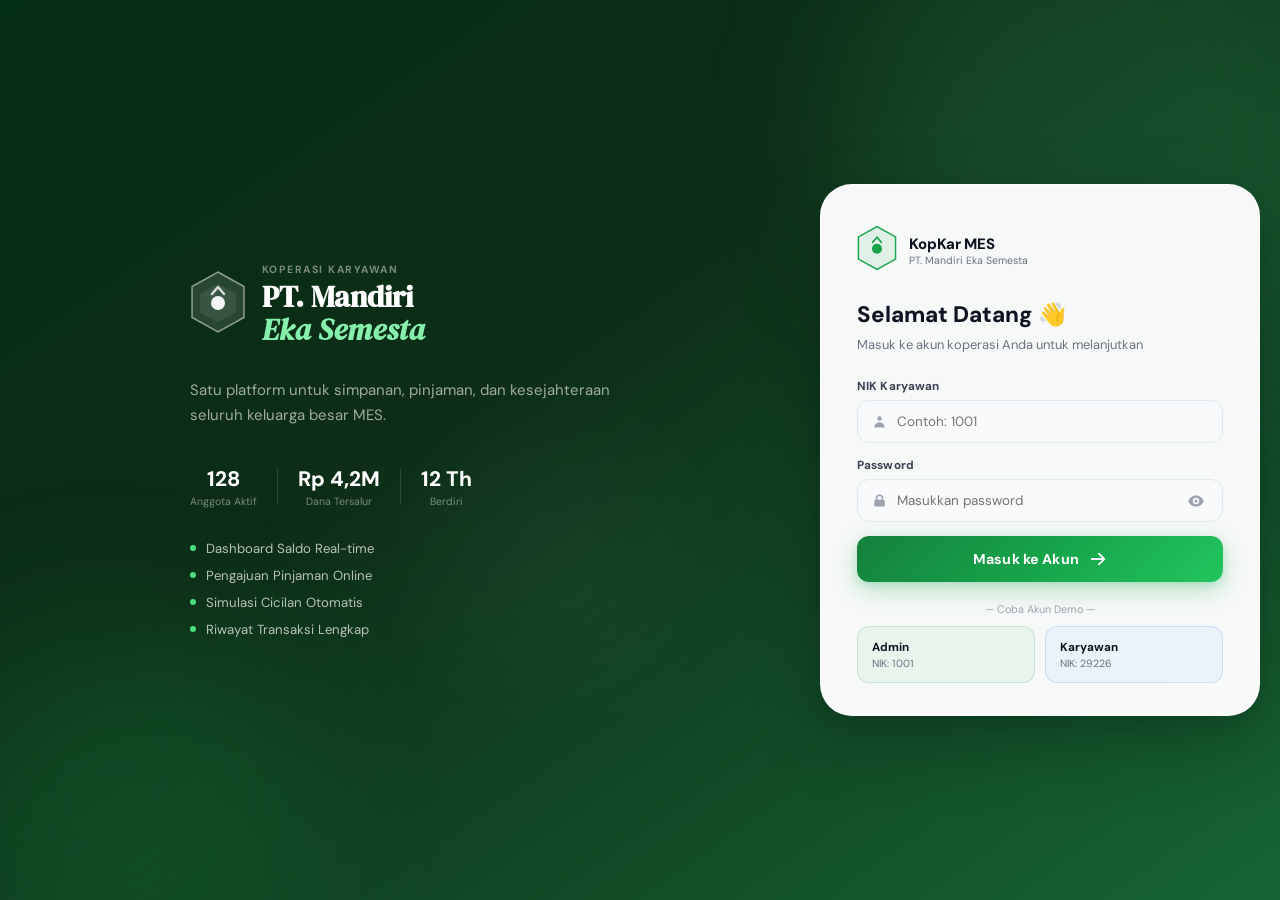
<file: index.html>
<!DOCTYPE html>
<html lang="id">
<head>
  <meta charset="UTF-8"/>
  <meta name="viewport" content="width=device-width, initial-scale=1.0, viewport-fit=cover"/>
  <title>Login | KopKar MES</title>
  <!-- PWA -->
  <link rel="manifest" href="manifest.json" />
  <meta name="theme-color" content="#166534" />
  <meta name="mobile-web-app-capable" content="yes" />
  <meta name="apple-mobile-web-app-capable" content="yes" />
  <meta name="apple-mobile-web-app-status-bar-style" content="black-translucent" />
  <meta name="apple-mobile-web-app-title" content="KopKar MES" />
  <link rel="apple-touch-icon" href="icons/icon-192.png" />

  <!-- Fonts -->
  <link rel="preconnect" href="https://fonts.googleapis.com">
  <link rel="preconnect" href="https://fonts.gstatic.com" crossorigin>
  <link href="https://fonts.googleapis.com/css2?family=DM+Sans:opsz,wght@9..40,300;9..40,400;9..40,500;9..40,600;9..40,700;9..40,800&family=DM+Serif+Display:ital@0;1&display=swap" rel="stylesheet">

  <!-- CSS -->
  <link rel="stylesheet" href="css/style.css"/>
</head>
<body class="login-page">

  <div class="login-bg-art">
    <div class="orb orb1"></div>
    <div class="orb orb2"></div>
    <div class="orb orb3"></div>
  </div>

  <div class="login-layout">
    <div class="login-left">
      <div class="login-left-inner">
        <div class="brand-mark">
          <div class="brand-hex">
            <svg viewBox="0 0 56 64" fill="none"><path d="M28 2L54 16.5V47.5L28 62L2 47.5V16.5L28 2Z" fill="rgba(255,255,255,0.12)" stroke="rgba(255,255,255,0.5)" stroke-width="1.5"/><path d="M28 14L46 23.5V42.5L28 52L10 42.5V23.5L28 14Z" fill="rgba(255,255,255,0.08)"/><circle cx="28" cy="33" r="7" fill="white" fill-opacity="0.95"/><path d="M22 24l6-7 6 7" stroke="white" stroke-width="2.5" stroke-linecap="round" stroke-linejoin="round" fill="none" stroke-opacity="0.8"/></svg>
          </div>
          <div>
            <p class="brand-eyebrow">KOPERASI KARYAWAN</p>
            <h1 class="brand-name">PT. Mandiri<br><em>Eka Semesta</em></h1>
          </div>
        </div>
        <p class="left-tagline">Satu platform untuk simpanan, pinjaman, dan kesejahteraan seluruh keluarga besar MES.</p>
        <div class="left-stats">
          <div class="lstat"><div class="lstat-val">128</div><div class="lstat-lbl">Anggota Aktif</div></div>
          <div class="lstat-div"></div>
          <div class="lstat"><div class="lstat-val">Rp 4,2M</div><div class="lstat-lbl">Dana Tersalur</div></div>
          <div class="lstat-div"></div>
          <div class="lstat"><div class="lstat-val">12 Th</div><div class="lstat-lbl">Berdiri</div></div>
        </div>
        <div class="left-features">
          <div class="lf-item"><span class="lf-dot"></span>Dashboard Saldo Real-time</div>
          <div class="lf-item"><span class="lf-dot"></span>Pengajuan Pinjaman Online</div>
          <div class="lf-item"><span class="lf-dot"></span>Simulasi Cicilan Otomatis</div>
          <div class="lf-item"><span class="lf-dot"></span>Riwayat Transaksi Lengkap</div>
        </div>
      </div>
    </div>

    <div class="login-right">
      <div class="login-card">
        <div class="mobile-brand">
          <div class="brand-hex-sm">
            <svg viewBox="0 0 56 64" fill="none"><path d="M28 2L54 16.5V47.5L28 62L2 47.5V16.5L28 2Z" fill="rgba(22,163,74,0.1)" stroke="#16a34a" stroke-width="2"/><circle cx="28" cy="33" r="7" fill="#16a34a"/><path d="M22 24l6-7 6 7" stroke="#16a34a" stroke-width="2.5" stroke-linecap="round" fill="none"/></svg>
          </div>
          <div>
            <p class="mb-brand-name">KopKar MES</p>
            <p class="mb-brand-sub">PT. Mandiri Eka Semesta</p>
          </div>
        </div>

        <div class="form-head">
          <h2>Selamat Datang 👋</h2>
          <p>Masuk ke akun koperasi Anda untuk melanjutkan</p>
        </div>

        <form id="loginForm">
          <div class="field-grp">
            <label>NIK Karyawan</label>
            <div class="field-box">
              <svg class="fi" viewBox="0 0 20 20" fill="currentColor"><path fill-rule="evenodd" d="M10 9a3 3 0 100-6 3 3 0 000 6zm-7 9a7 7 0 1114 0H3z" clip-rule="evenodd"/></svg>
              <input type="text" id="nik" placeholder="Contoh: 1001" required/>
            </div>
          </div>
          <div class="field-grp">
            <label>Password</label>
            <div class="field-box">
              <svg class="fi" viewBox="0 0 20 20" fill="currentColor"><path fill-rule="evenodd" d="M5 9V7a5 5 0 0110 0v2a2 2 0 012 2v5a2 2 0 01-2 2H5a2 2 0 01-2-2v-5a2 2 0 012-2zm8-2v2H7V7a3 3 0 016 0z" clip-rule="evenodd"/></svg>
              <input type="password" id="password" placeholder="Masukkan password" required/>
              <button type="button" id="togglePw" class="eye-btn">
                <svg id="eyeShow" viewBox="0 0 20 20" fill="currentColor"><path d="M10 12a2 2 0 100-4 2 2 0 000 4z"/><path fill-rule="evenodd" d="M.458 10C1.732 5.943 5.522 3 10 3s8.268 2.943 9.542 7c-1.274 4.057-5.064 7-9.542 7S1.732 14.057.458 10zM14 10a4 4 0 11-8 0 4 4 0 018 0z" clip-rule="evenodd"/></svg>
                <svg id="eyeHide" style="display:none" viewBox="0 0 20 20" fill="currentColor"><path fill-rule="evenodd" d="M3.707 2.293a1 1 0 00-1.414 1.414l14 14a1 1 0 001.414-1.414l-1.473-1.473A10.014 10.014 0 0019.542 10C18.268 5.943 14.478 3 10 3a9.958 9.958 0 00-4.512 1.074l-1.78-1.781zm4.261 4.26l1.514 1.515a2.003 2.003 0 012.45 2.45l1.514 1.514a4 4 0 00-5.478-5.478z" clip-rule="evenodd"/><path d="M12.454 16.697L9.75 13.992a4 4 0 01-3.742-3.741L2.335 6.578A9.98 9.98 0 00.458 10c1.274 4.057 5.065 7 9.542 7 .847 0 1.669-.105 2.454-.303z"/></svg>
              </button>
            </div>
          </div>

          <div class="err-box" id="errBox" style="display:none">
            <svg viewBox="0 0 20 20" fill="currentColor"><path fill-rule="evenodd" d="M18 10a8 8 0 11-16 0 8 8 0 0116 0zm-7 4a1 1 0 11-2 0 1 1 0 012 0zm-1-9a1 1 0 00-1 1v4a1 1 0 102 0V6a1 1 0 00-1-1z" clip-rule="evenodd"/></svg>
            <span id="errText">NIK atau Password salah.</span>
          </div>

          <button type="submit" class="btn-masuk" id="submitBtn">
            <span id="btnLabel">Masuk ke Akun</span>
            <span id="btnSpin" style="display:none"><svg class="spin-svg" viewBox="0 0 24 24" fill="none" stroke="currentColor" stroke-width="2.5"><circle cx="12" cy="12" r="10" stroke-opacity="0.2"/><path d="M12 2a10 10 0 0110 10" class="sp"/></svg></span>
            <svg id="btnArrow" viewBox="0 0 20 20" fill="currentColor" style="width:18px;height:18px"><path fill-rule="evenodd" d="M10.293 3.293a1 1 0 011.414 0l6 6a1 1 0 010 1.414l-6 6a1 1 0 01-1.414-1.414L14.586 11H3a1 1 0 110-2h11.586l-4.293-4.293a1 1 0 010-1.414z" clip-rule="evenodd"/></svg>
          </button>
        </form>

        <div class="demo-box">
          <p class="demo-label">— Coba Akun Demo —</p>
          <div class="demo-row">
            <button class="demo-btn admin" onclick="fillDemo('1001','admin123')">
              <span class="db-role">Admin</span>
              <span class="db-nik">NIK: 1001</span>
            </button>
            <button class="demo-btn karyawan" onclick="fillDemo('29226','karyawan123')">
              <span class="db-role">Karyawan</span>
              <span class="db-nik">NIK: 29226</span>
            </button>
          </div>
        </div>
      </div>
    </div>
  </div>

  <script src="js/login.js"></script>
  <script>
    if ('serviceWorker' in navigator) {
      window.addEventListener('load', () => {
        navigator.serviceWorker.register('sw.js')
          .catch(err => console.log('SW error:', err));
      });
    }
  </script>
</body>
</html>
</file>
<file: css/style.css>
@import url('https://fonts.googleapis.com/css2?family=DM+Sans:opsz,wght@9..40,300;9..40,400;9..40,500;9..40,600;9..40,700;9..40,800&family=DM+Serif+Display:ital@0;1&display=swap');

/* ============================================
   KOPKAR MES — STYLE.CSS  v3.0
   Theme: Modern Green Fintech · Mobile-First
   Design: Soft Cards, Bottom Nav, Premium UX
   ============================================ */

*, *::before, *::after { box-sizing: border-box; margin: 0; padding: 0; }

:root {
  /* Brand Colors */
  --green-50:  #f0fdf4;
  --green-100: #dcfce7;
  --green-200: #bbf7d0;
  --green-300: #86efac;
  --green-400: #4ade80;
  --green-500: #22c55e;
  --green-600: #16a34a;
  --green-700: #15803d;
  --green-800: #166534;
  --green-900: #052e16;

  /* UI Colors */
  --primary:      #16a34a;
  --primary-lt:   #22c55e;
  --primary-dk:   #15803d;
  --accent:       #f59e0b;
  --blue:         #3b82f6;
  --blue-lt:      #eff6ff;
  --orange:       #f97316;
  --orange-lt:    #fff7ed;
  --purple:       #8b5cf6;
  --purple-lt:    #f5f3ff;
  --danger:       #ef4444;
  --success:      #10b981;

  /* Neutral - Refined */
  --bg:       #F5F7FA;
  --bg-2:     #EAECF0;
  --surface:  #ffffff;
  --border:   rgba(0,0,0,0.07);
  --border-lt: rgba(0,0,0,0.04);
  --text:     #0D1421;
  --text-2:   #374151;
  --muted:    #6b7280;
  --light:    #9ca3af;

  /* Sidebar */
  --sb-bg:    #0a1f0f;
  --sb-w:     264px;
  --tb-h:     60px;

  /* Bottom Nav */
  --bnav-h:   68px;

  /* Design Tokens */
  --radius-xs: 8px;
  --radius-sm: 12px;
  --radius:    16px;
  --radius-lg: 20px;
  --radius-xl: 24px;
  --radius-2xl: 32px;

  /* Shadows - Layered & Soft */
  --shadow-xs:  0 1px 3px rgba(0,0,0,0.06), 0 1px 2px rgba(0,0,0,0.04);
  --shadow-sm:  0 2px 8px rgba(0,0,0,0.06), 0 1px 3px rgba(0,0,0,0.04);
  --shadow:     0 4px 16px rgba(0,0,0,0.08), 0 2px 6px rgba(0,0,0,0.04);
  --shadow-md:  0 8px 24px rgba(0,0,0,0.10), 0 3px 8px rgba(0,0,0,0.05);
  --shadow-lg:  0 16px 48px rgba(0,0,0,0.12), 0 6px 16px rgba(0,0,0,0.06);
  --shadow-green: 0 8px 24px rgba(22,163,74,0.28), 0 3px 8px rgba(22,163,74,0.14);
  --shadow-green-sm: 0 4px 12px rgba(22,163,74,0.20);
}

html { font-family: 'DM Sans', sans-serif; font-size: 15px; color: var(--text); -webkit-font-smoothing: antialiased; overflow-x: hidden; }
body { background: var(--bg); min-height: 100vh; overflow-x: hidden; }

/* ============================================
   LOGIN PAGE
   ============================================ */
.login-page {
  min-height: 100vh;
  display: flex;
  align-items: stretch;
  position: relative;
  overflow: hidden;
}

.login-bg-art {
  position: fixed;
  inset: 0;
  background: linear-gradient(145deg, var(--green-900) 0%, #0d2d17 40%, var(--green-800) 100%);
  z-index: 0;
  overflow: hidden;
}
.orb {
  position: absolute;
  border-radius: 50%;
  filter: blur(70px);
  pointer-events: none;
  animation: orbFloat 12s ease-in-out infinite;
}
.orb1 { width: 520px; height: 520px; top: -120px; right: -80px; background: rgba(74,222,128,0.12); animation-delay: 0s; }
.orb2 { width: 380px; height: 380px; bottom: -100px; left: -80px; background: rgba(22,163,74,0.18); animation-delay: -5s; }
.orb3 { width: 220px; height: 220px; top: 50%; left: 35%; background: rgba(255,255,255,0.04); animation-delay: -8s; }
@keyframes orbFloat { 0%,100%{ transform:translateY(0) scale(1);} 50%{ transform:translateY(-28px) scale(1.05);} }

.login-layout {
  position: relative;
  z-index: 1;
  display: flex;
  width: 100%;
  min-height: 100vh;
}

/* LEFT PANEL */
.login-left {
  flex: 1;
  display: none;
  align-items: center;
  justify-content: center;
  padding: 60px 48px;
}
.login-left-inner { max-width: 420px; }
.brand-mark { display: flex; align-items: center; gap: 16px; margin-bottom: 32px; }
.brand-hex svg { width: 56px; height: 64px; }
.brand-eyebrow { font-size: 0.7rem; font-weight: 700; letter-spacing: 0.14em; color: rgba(255,255,255,0.45); text-transform: uppercase; margin-bottom: 4px; }
.brand-name { font-family: 'DM Serif Display', serif; font-size: 2rem; color: white; line-height: 1.1; }
.brand-name em { font-style: italic; color: var(--green-300); }
.left-tagline { color: rgba(255,255,255,0.6); font-size: 1rem; line-height: 1.7; margin-bottom: 36px; }
.left-stats { display: flex; align-items: center; gap: 20px; margin-bottom: 32px; }
.lstat { text-align: center; }
.lstat-val { font-size: 1.4rem; font-weight: 800; color: white; }
.lstat-lbl { font-size: 0.7rem; color: rgba(255,255,255,0.45); margin-top: 2px; }
.lstat-div { width: 1px; height: 36px; background: rgba(255,255,255,0.12); }
.left-features { display: flex; flex-direction: column; gap: 10px; }
.lf-item { display: flex; align-items: center; gap: 10px; color: rgba(255,255,255,0.7); font-size: 0.88rem; }
.lf-dot { width: 6px; height: 6px; border-radius: 50%; background: var(--green-400); flex-shrink: 0; }

/* RIGHT PANEL */
.login-right {
  width: 100%;
  display: flex;
  align-items: center;
  justify-content: center;
  padding: 24px 16px;
  min-height: 100vh;
}
.login-card {
  width: 100%;
  max-width: 440px;
  background: rgba(255,255,255,0.97);
  backdrop-filter: blur(24px);
  border: 1px solid rgba(255,255,255,0.9);
  border-radius: var(--radius-2xl);
  padding: 32px 28px 28px;
  box-shadow: 0 24px 72px rgba(0,0,0,0.22), 0 8px 24px rgba(0,0,0,0.10);
  animation: cardIn 0.55s cubic-bezier(.22,1,.36,1) both;
}
@keyframes cardIn { from{ opacity:0; transform:translateY(32px) scale(0.97); } to{ opacity:1; transform:none; } }

.mobile-brand { display: flex; align-items: center; gap: 12px; margin-bottom: 24px; }
.brand-hex-sm svg { width: 40px; height: 46px; }
.mb-brand-name { font-weight: 800; font-size: 1rem; color: var(--text); }
.mb-brand-sub { font-size: 0.7rem; color: var(--muted); }

.form-head { margin-bottom: 24px; }
.form-head h2 { font-size: 1.5rem; font-weight: 800; color: var(--text); margin-bottom: 6px; }
.form-head p { color: var(--muted); font-size: 0.86rem; line-height: 1.5; }

.field-grp { margin-bottom: 14px; }
.field-grp label { display: block; font-size: 0.78rem; font-weight: 700; color: var(--text-2); margin-bottom: 6px; letter-spacing: 0.01em; }
.field-box {
  display: flex;
  align-items: center;
  background: #F8FAFC;
  border: 1.5px solid #E2E8F0;
  border-radius: var(--radius-sm);
  padding: 0 14px;
  transition: border-color 0.2s, box-shadow 0.2s, background 0.2s;
  gap: 10px;
}
.field-box:focus-within {
  border-color: var(--primary);
  box-shadow: 0 0 0 3px rgba(22,163,74,0.10);
  background: white;
}
.field-box input, .field-box select, .field-box textarea {
  flex: 1;
  border: none;
  outline: none;
  background: transparent;
  font-family: inherit;
  font-size: 0.9rem;
  color: var(--text);
  padding: 12px 0;
  min-width: 0;
}
.field-box select { cursor: pointer; }
.fi { width: 15px; height: 15px; color: var(--light); flex-shrink: 0; }
.fi-text { font-size: 0.86rem; font-weight: 700; color: var(--muted); white-space: nowrap; }
.eye-btn { background: none; border: none; cursor: pointer; padding: 4px; color: var(--light); width: auto; margin: 0; display: flex; align-items: center; }
.eye-btn svg { width: 16px; height: 16px; }
.eye-btn:hover { color: var(--primary); }
.field-box textarea { resize: vertical; padding: 10px 0; }
.field-hint { font-size: 0.7rem; color: var(--muted); margin-top: 5px; }

.err-box {
  display: flex;
  align-items: center;
  gap: 8px;
  background: #FEF2F2;
  border: 1px solid #FECACA;
  color: #DC2626;
  padding: 10px 14px;
  border-radius: var(--radius-sm);
  font-size: 0.82rem;
  margin-bottom: 12px;
}
.err-box svg { width: 16px; height: 16px; flex-shrink: 0; }

.btn-masuk {
  width: 100%;
  padding: 14px 20px;
  background: linear-gradient(135deg, #15803d 0%, #16a34a 50%, #22c55e 100%);
  border: none;
  border-radius: var(--radius-sm);
  color: white;
  font-family: inherit;
  font-size: 0.95rem;
  font-weight: 700;
  cursor: pointer;
  display: flex;
  align-items: center;
  justify-content: center;
  gap: 10px;
  margin-top: 4px;
  transition: transform 0.15s, box-shadow 0.15s;
  box-shadow: var(--shadow-green);
  letter-spacing: 0.01em;
}
.btn-masuk:hover { transform: translateY(-2px); box-shadow: 0 14px 40px rgba(22,163,74,0.38); }
.btn-masuk:active { transform: translateY(0); }
.sp { animation: spinAni 0.75s linear infinite; transform-origin: center; }
.spin-svg { width: 20px; height: 20px; }
@keyframes spinAni { to{ transform: rotate(360deg); } }

.demo-box { margin-top: 20px; }
.demo-label { text-align: center; font-size: 0.72rem; color: var(--light); margin-bottom: 10px; }
.demo-row { display: grid; grid-template-columns: 1fr 1fr; gap: 10px; }
.demo-btn {
  display: flex;
  flex-direction: column;
  align-items: flex-start;
  padding: 12px 14px;
  border-radius: var(--radius-sm);
  cursor: pointer;
  font-family: inherit;
  border: 1.5px solid transparent;
  transition: all 0.15s;
  width: auto;
  margin: 0;
}
.demo-btn.admin { background: rgba(22,163,74,0.06); border-color: rgba(22,163,74,0.18); }
.demo-btn.karyawan { background: rgba(59,130,246,0.06); border-color: rgba(59,130,246,0.18); }
.demo-btn:hover { transform: translateY(-1px); box-shadow: var(--shadow-sm); }
.db-role { font-size: 0.78rem; font-weight: 700; color: var(--text); }
.db-nik { font-size: 0.7rem; color: var(--muted); margin-top: 2px; }

/* ============================================
   DASHBOARD LAYOUT
   ============================================ */
.dash-page { display: flex; min-height: 100vh; }

/* SIDEBAR — Desktop Only */
.sidebar {
  width: var(--sb-w);
  background: var(--sb-bg);
  display: flex;
  flex-direction: column;
  position: fixed;
  top: 0; left: 0;
  height: 100vh;
  z-index: 200;
  overflow-y: auto;
  transition: transform 0.3s cubic-bezier(.22,1,.36,1);
  scrollbar-width: thin;
  scrollbar-color: rgba(255,255,255,0.08) transparent;
}

.sb-head {
  display: flex;
  align-items: center;
  gap: 10px;
  padding: 18px 16px 14px;
  border-bottom: 1px solid rgba(255,255,255,0.06);
}
.sb-logo svg { width: 32px; height: 36px; flex-shrink: 0; }
.sb-brand { flex: 1; }
.sb-name { display: block; font-size: 0.88rem; font-weight: 800; color: white; }
.sb-sub { display: block; font-size: 0.63rem; color: rgba(255,255,255,0.35); margin-top: 1px; }
.sb-close {
  display: none;
  background: rgba(255,255,255,0.08);
  border: none;
  color: rgba(255,255,255,0.6);
  width: 28px; height: 28px;
  border-radius: 8px;
  cursor: pointer;
  align-items: center;
  justify-content: center;
  padding: 0;
  flex-shrink: 0;
}
.sb-close svg { width: 14px; height: 14px; }

.sb-user-card {
  display: flex;
  align-items: center;
  gap: 10px;
  margin: 12px 12px 8px;
  padding: 12px;
  background: rgba(255,255,255,0.04);
  border-radius: var(--radius-sm);
  border: 1px solid rgba(255,255,255,0.06);
}
.sb-avatar {
  width: 36px; height: 36px;
  border-radius: 10px;
  background: linear-gradient(135deg, var(--primary), var(--green-400));
  display: flex; align-items: center; justify-content: center;
  font-weight: 800; color: white; font-size: 0.95rem; flex-shrink: 0;
}
.sb-uname { font-size: 0.82rem; font-weight: 700; color: white; }
.sb-urole {
  display: inline-block;
  font-size: 0.62rem; font-weight: 700;
  padding: 2px 7px;
  border-radius: 20px;
  margin-top: 2px;
}
.sb-urole.admin { background: rgba(245,158,11,0.15); color: #fbbf24; }
.sb-urole.karyawan { background: rgba(22,163,74,0.18); color: var(--green-400); }

.sb-nav { padding: 6px 0 8px; flex: 1; }
.nav-grp-lbl { font-size: 0.58rem; font-weight: 700; letter-spacing: 0.12em; color: rgba(255,255,255,0.22); text-transform: uppercase; padding: 10px 20px 4px; }
.nav-link {
  display: flex;
  align-items: center;
  gap: 10px;
  padding: 9px 18px;
  color: rgba(255,255,255,0.45);
  text-decoration: none;
  font-size: 0.85rem;
  font-weight: 500;
  transition: all 0.15s;
  cursor: pointer;
  position: relative;
}
.nav-link svg { width: 16px; height: 16px; flex-shrink: 0; }
.nav-link:hover { color: rgba(255,255,255,0.85); background: rgba(255,255,255,0.04); }
.nav-link.active { color: white; background: rgba(22,163,74,0.18); border-right: 3px solid var(--primary); }
.nav-badge {
  margin-left: auto;
  background: var(--primary);
  color: white;
  font-size: 0.6rem;
  font-weight: 800;
  padding: 2px 7px;
  border-radius: 20px;
  min-width: 18px;
  text-align: center;
}
.nav-badge.cart-cnt { background: var(--orange); }

.sb-logout {
  display: flex;
  align-items: center;
  gap: 10px;
  width: calc(100% - 24px);
  margin: 12px;
  padding: 11px 14px;
  background: rgba(239,68,68,0.08);
  border: 1px solid rgba(239,68,68,0.16);
  border-radius: var(--radius-sm);
  color: #f87171;
  font-size: 0.85rem;
  font-weight: 600;
  cursor: pointer;
  font-family: inherit;
  transition: all 0.15s;
}
.sb-logout svg { width: 15px; height: 15px; }
.sb-logout:hover { background: rgba(239,68,68,0.15); }

.sb-overlay { display: none; position: fixed; inset: 0; background: rgba(0,0,0,0.55); z-index: 190; backdrop-filter: blur(3px); }

/* MAIN WRAP */
.main-wrap { margin-left: 0; flex: 1; display: flex; flex-direction: column; min-height: 100vh; overflow-x: hidden; }

/* TOP BAR */
.topbar {
  height: var(--tb-h);
  background: white;
  border-bottom: 1px solid rgba(0,0,0,0.06);
  display: flex;
  align-items: center;
  padding: 0 20px;
  gap: 12px;
  position: sticky;
  top: 0; z-index: 100;
  box-shadow: 0 1px 0 rgba(0,0,0,0.04), 0 2px 12px rgba(0,0,0,0.04);
  /* iOS safe area */
  padding-top: max(0px, env(safe-area-inset-top));
  height: calc(var(--tb-h) + env(safe-area-inset-top, 0px));
}
.ham-btn { display: none; background: none; border: none; cursor: pointer; padding: 8px; color: var(--muted); border-radius: 10px; width: auto; margin: 0; transition: background 0.15s; }
.ham-btn svg { width: 20px; height: 20px; display: block; }
.ham-btn:hover { background: var(--bg); color: var(--text); }
.tb-title { flex: 1; font-size: 0.95rem; font-weight: 700; color: var(--text); }
.tb-right { display: flex; align-items: center; gap: 8px; }
.tb-notif { position: relative; width: 36px; height: 36px; display: flex; align-items: center; justify-content: center; background: var(--bg); border-radius: 10px; cursor: pointer; border: 1px solid var(--border); transition: all 0.15s; }
.tb-notif:hover { background: var(--green-50); border-color: var(--green-200); }
.tb-notif svg { width: 17px; height: 17px; color: var(--muted); }
.notif-dot { position: absolute; top: 8px; right: 8px; width: 7px; height: 7px; border-radius: 50%; background: var(--danger); border: 1.5px solid white; }
.tb-avatar { width: 34px; height: 34px; border-radius: 10px; background: linear-gradient(135deg, var(--primary), var(--green-400)); display: flex; align-items: center; justify-content: center; font-weight: 800; color: white; font-size: 0.84rem; cursor: pointer; box-shadow: var(--shadow-green-sm); }

/* CONTENT */
.content { padding: 20px 16px 100px; flex: 1; max-width: 1100px; width: 100%; overflow-x: hidden; }
.sec { animation: secIn 0.3s cubic-bezier(.22,1,.36,1) both; }
@keyframes secIn { from{ opacity:0; transform:translateY(12px);} to{ opacity:1; transform:none;} }

/* SECTION HEADER */
.sec-hd {
  display: flex;
  align-items: flex-start;
  justify-content: space-between;
  gap: 16px;
  margin-bottom: 20px;
  flex-wrap: wrap;
}
.sec-hd > div { flex: 1; min-width: 200px; }
.sec-hd h2 { font-size: 1.4rem; font-weight: 800; color: var(--text); margin-bottom: 3px; }
.sec-hd p { color: var(--muted); font-size: 0.82rem; }

/* ============================================
   BOTTOM NAV — Mobile Only
   ============================================ */
.bottom-nav {
  display: none;
  position: fixed;
  bottom: 0; left: 0; right: 0;
  height: var(--bnav-h);
  background: white;
  border-top: 1px solid rgba(0,0,0,0.05);
  z-index: 150;
  box-shadow: 0 -8px 32px rgba(0,0,0,0.09), 0 -2px 8px rgba(0,0,0,0.04);
  padding: 0 4px;
  align-items: center;
  justify-content: space-around;
  padding-bottom: max(8px, env(safe-area-inset-bottom));
}

.bn-item {
  display: flex;
  flex-direction: column;
  align-items: center;
  justify-content: center;
  gap: 3px;
  padding: 6px 12px;
  border: none;
  background: transparent;
  cursor: pointer;
  font-family: inherit;
  color: var(--light);
  font-size: 0.6rem;
  font-weight: 600;
  border-radius: 12px;
  transition: all 0.2s cubic-bezier(.22,1,.36,1);
  min-width: 52px;
  position: relative;
  width: auto;
  margin: 0;
}
.bn-item svg { width: 22px; height: 22px; stroke-width: 1.7; transition: all 0.2s; }
.bn-item.active { color: var(--primary); }
.bn-item.active svg { color: var(--primary); transform: scale(1.1); }
/* Pill indicator above active item */
.bn-item.active::before {
  content: '';
  position: absolute;
  top: 0;
  left: 50%;
  transform: translateX(-50%);
  width: 28px;
  height: 3px;
  background: linear-gradient(90deg, var(--primary-dk), var(--primary));
  border-radius: 0 0 6px 6px;
}
.bn-item:not(.active):hover { color: var(--muted); background: var(--bg); }

.bn-badge {
  position: absolute;
  top: 4px; right: 8px;
  background: var(--danger);
  color: white;
  font-size: 0.55rem;
  font-weight: 800;
  padding: 1px 5px;
  border-radius: 10px;
  border: 1.5px solid white;
  min-width: 16px;
  text-align: center;
}

/* ============================================
   PAGE HERO
   ============================================ */
.page-hero {
  border-radius: var(--radius-xl);
  padding: 24px 24px 24px 24px;
  margin-bottom: 20px;
  display: flex;
  align-items: center;
  justify-content: space-between;
  overflow: hidden;
  position: relative;
}
.green-hero {
  background: linear-gradient(140deg, #0f4c29 0%, #166534 35%, #16a34a 75%, #22c55e 100%);
  color: white;
  box-shadow: var(--shadow-green);
}
.green-hero::before {
  content: '';
  position: absolute;
  top: -40px; right: 40px;
  width: 180px; height: 180px;
  border-radius: 50%;
  background: rgba(255,255,255,0.05);
}
.green-hero::after {
  content: '';
  position: absolute;
  bottom: -60px; right: -20px;
  width: 200px; height: 200px;
  border-radius: 50%;
  background: rgba(255,255,255,0.04);
}
.ph-greet { font-size: 0.78rem; color: rgba(255,255,255,0.6); margin-bottom: 3px; font-weight: 500; }
.ph-name { font-family: 'DM Serif Display', serif; font-size: 1.6rem; color: white; margin-bottom: 4px; line-height: 1.2; }
.ph-sub { font-size: 0.8rem; color: rgba(255,255,255,0.55); }
.ph-illo { font-size: 3rem; line-height: 1; position: relative; z-index: 1; flex-shrink: 0; }

/* ============================================
   KPI GRID
   ============================================ */
.kpi-grid { display: grid; grid-template-columns: repeat(2,1fr); gap: 12px; margin-bottom: 20px; }
.kpi-card {
  background: white;
  border-radius: var(--radius-lg);
  padding: 16px;
  border: 1px solid rgba(0,0,0,0.05);
  display: flex;
  flex-direction: column;
  gap: 8px;
  transition: transform 0.2s, box-shadow 0.2s;
  box-shadow: 0 2px 10px rgba(0,0,0,0.05), 0 1px 2px rgba(0,0,0,0.03);
}
.kpi-card:hover { transform: translateY(-2px); box-shadow: 0 6px 20px rgba(0,0,0,0.08); }
.kpi-ico {
  width: 40px; height: 40px;
  border-radius: 11px;
  display: flex; align-items: center; justify-content: center;
}
.kpi-ico svg { width: 18px; height: 18px; }
.kpi-ico.green { background: var(--green-50); color: var(--primary); }
.kpi-ico.blue  { background: var(--blue-lt); color: var(--blue); }
.kpi-ico.orange{ background: var(--orange-lt); color: var(--orange); }
.kpi-ico.purple{ background: var(--purple-lt); color: var(--purple); }
.kpi-val { font-size: 1.2rem; font-weight: 800; color: var(--text); }
.kpi-lbl { font-size: 0.72rem; color: var(--muted); font-weight: 500; }

/* CARD SECTION */
.card-section { margin-bottom: 20px; }
.cs-head { display: flex; align-items: center; justify-content: space-between; margin-bottom: 12px; }
.cs-head h3 { font-size: 0.92rem; font-weight: 700; color: var(--text); }
.cs-link { font-size: 0.78rem; color: var(--primary); font-weight: 600; text-decoration: none; cursor: pointer; transition: opacity 0.15s; }
.cs-link:hover { opacity: 0.75; }

/* CARD BOX */
.card-box {
  background: white;
  border: 1px solid rgba(0,0,0,0.05);
  border-radius: var(--radius-lg);
  padding: 20px;
  box-shadow: 0 2px 12px rgba(0,0,0,0.05), 0 1px 3px rgba(0,0,0,0.03);
}
.card-box h3 { font-size: 0.95rem; font-weight: 700; margin-bottom: 4px; }

/* ============================================
   SALDO HERO CARD — REDESIGNED
   ============================================ */
.saldo-hero-card {
  background: linear-gradient(145deg, #0a3d1f 0%, #14532d 35%, #166534 65%, #1a7a42 100%);
  border-radius: var(--radius-xl);
  padding: 24px 22px 22px;
  color: white;
  margin-bottom: 20px;
  position: relative;
  overflow: hidden;
  box-shadow: 0 10px 32px rgba(15,76,41,0.35), 0 4px 12px rgba(15,76,41,0.18);
}
.saldo-hero-card::before {
  content:'';
  position: absolute;
  top: -50px; right: -50px;
  width: 200px; height: 200px;
  border-radius: 50%;
  background: rgba(255,255,255,0.04);
  pointer-events: none;
}
.saldo-hero-card::after {
  content:'';
  position: absolute;
  bottom: -70px; left: -30px;
  width: 220px; height: 220px;
  border-radius: 50%;
  background: rgba(255,255,255,0.03);
  pointer-events: none;
}
/* Small dot accent */
.saldo-hero-card .shc-dot {
  position: absolute;
  top: 50%; right: 60px;
  width: 120px; height: 120px;
  border-radius: 50%;
  background: rgba(255,255,255,0.03);
  pointer-events: none;
}
.shc-top { display: flex; align-items: center; justify-content: space-between; margin-bottom: 6px; }
.shc-label { font-size: 0.7rem; color: rgba(255,255,255,0.55); font-weight: 500; letter-spacing: 0.06em; text-transform: uppercase; }
.shc-badge {
  background: rgba(255,255,255,0.12);
  color: rgba(255,255,255,0.92);
  font-size: 0.62rem; font-weight: 700;
  padding: 3px 10px;
  border-radius: 20px;
  border: 1px solid rgba(255,255,255,0.18);
  letter-spacing: 0.04em;
}
/* LARGE AMOUNT — Key Typographic Hierarchy */
.shc-amount {
  font-family: 'DM Serif Display', serif;
  font-size: 2.4rem;
  color: white;
  margin-bottom: 2px;
  line-height: 1.1;
  letter-spacing: -0.02em;
}
/* NIK placed directly below amount */
.shc-nik {
  font-size: 0.72rem;
  color: rgba(255,255,255,0.45);
  margin-bottom: 18px;
  font-weight: 500;
  letter-spacing: 0.04em;
}
.shc-sub { font-size: 0.72rem; color: rgba(255,255,255,0.45); margin-bottom: 18px; }

/* Limit Bar */
.shc-limit { margin-bottom: 4px; }
.shc-limit-row { display: flex; justify-content: space-between; align-items: center; margin-bottom: 6px; }
.shc-limit-lbl { font-size: 0.68rem; color: rgba(255,255,255,0.55); }
.shc-limit-val { font-size: 0.72rem; font-weight: 700; color: rgba(255,255,255,0.85); }
.shc-limit-bar { height: 4px; background: rgba(255,255,255,0.15); border-radius: 4px; overflow: hidden; }
.shc-limit-fill { height: 100%; background: rgba(255,255,255,0.8); border-radius: 4px; transition: width 1s ease; }

/* 2x2 Breakdown Grid */
.shc-breakdown { display: grid; grid-template-columns: 1fr 1fr; gap: 8px; position: relative; z-index: 1; }
.shc-item {
  background: rgba(255,255,255,0.1);
  border-radius: var(--radius-sm);
  padding: 10px 12px;
  backdrop-filter: blur(8px);
  border: 1px solid rgba(255,255,255,0.1);
}
.shc-item span { display: block; font-size: 0.65rem; color: rgba(255,255,255,0.55); margin-bottom: 4px; font-weight: 500; }
.shc-item strong { font-size: 0.9rem; color: white; font-weight: 700; }
.shc-item.highlight { background: rgba(255,255,255,0.16); border-color: rgba(255,255,255,0.22); }

/* ============================================
   HOME QUICK GRID — REDESIGNED
   ============================================ */
.home-quick-grid {
  display: grid;
  grid-template-columns: repeat(4,1fr);
  gap: 10px;
  margin-bottom: 20px;
}
.quick-btn {
  background: white;
  border: 1px solid var(--border);
  border-radius: var(--radius);
  padding: 14px 8px;
  display: flex;
  flex-direction: column;
  align-items: center;
  gap: 8px;
  cursor: pointer;
  font-family: inherit;
  font-size: 0.7rem;
  font-weight: 600;
  color: var(--text-2);
  transition: all 0.2s cubic-bezier(.22,1,.36,1);
  width: auto;
  margin: 0;
  box-shadow: var(--shadow-xs);
  letter-spacing: 0.01em;
}
.quick-btn:hover { border-color: var(--green-200); box-shadow: var(--shadow-sm); transform: translateY(-2px); color: var(--primary); }
.quick-btn:hover .qb-ico { transform: scale(1.08); }
.qb-ico {
  width: 44px; height: 44px;
  border-radius: 13px;
  display: flex; align-items: center; justify-content: center;
  background: #F5F7FA;
  border: 1px solid rgba(0,0,0,0.05);
  transition: transform 0.2s;
  color: var(--primary);
}
.qb-ico svg { width: 20px; height: 20px; stroke-width: 1.6; }
/* Legacy emoji icon support */
.qb-ico.green  { background: #F5F7FA; }
.qb-ico.blue   { background: #F5F7FA; }
.qb-ico.orange { background: #F5F7FA; }
.qb-ico.purple { background: #F5F7FA; }

/* ============================================
   SALDO CARDS
   ============================================ */
.saldo-cards { display: grid; grid-template-columns: 1fr 1fr; gap: 12px; margin-bottom: 20px; }
.saldo-card {
  background: white;
  border: 1px solid rgba(0,0,0,0.05);
  border-radius: var(--radius-lg);
  padding: 18px;
  display: flex;
  flex-direction: column;
  gap: 10px;
  transition: all 0.2s;
  box-shadow: 0 2px 10px rgba(0,0,0,0.05), 0 1px 2px rgba(0,0,0,0.03);
}
.saldo-card:hover { box-shadow: 0 6px 20px rgba(0,0,0,0.08); transform: translateY(-1px); }
.sc-icon { font-size: 1.6rem; }
.sc-info { }
.sc-name { font-size: 0.8rem; font-weight: 700; color: var(--text); margin-bottom: 2px; }
.sc-desc { font-size: 0.68rem; color: var(--muted); }
.sc-amount { font-size: 1.05rem; font-weight: 800; color: var(--text); }
.highlight-card { background: var(--green-50); border-color: var(--green-200); }
.green-text { color: var(--primary) !important; }

/* ============================================
   STATUS WIDGET CARDS
   ============================================ */
.widget-card {
  background: white;
  border: 1px solid var(--border);
  border-radius: var(--radius-lg);
  padding: 20px;
  box-shadow: 0 2px 12px rgba(0,0,0,0.05), 0 1px 3px rgba(0,0,0,0.03);
  transition: box-shadow 0.2s, transform 0.2s;
}
.widget-card:hover { box-shadow: 0 6px 20px rgba(0,0,0,0.08); transform: translateY(-1px); }
.wc-label { font-size: 0.68rem; color: rgba(0,0,0,0.45); font-weight: 600; margin-bottom: 4px; text-transform: uppercase; letter-spacing: 0.06em; }
.wc-amount { font-size: 1.5rem; font-weight: 800; color: var(--primary); margin-bottom: 2px; line-height: 1.2; }
.wc-sub { font-size: 0.75rem; color: var(--muted); margin-bottom: 14px; }

/* ============================================
   PINJAMAN TABS
   ============================================ */
.pinjaman-tabs {
  display: flex;
  gap: 4px;
  margin-bottom: 16px;
  background: white;
  padding: 5px;
  border-radius: var(--radius);
  border: 1px solid var(--border);
  box-shadow: var(--shadow-xs);
}
.ptab { flex: 1; padding: 9px 8px; border: none; border-radius: var(--radius-sm); background: transparent; color: var(--muted); font-family: inherit; font-size: 0.8rem; font-weight: 600; cursor: pointer; transition: all 0.2s; width: auto; margin: 0; }
.ptab.active { background: var(--primary); color: white; box-shadow: var(--shadow-green-sm); }
.ptab:hover:not(.active) { background: var(--bg); color: var(--text); }

/* TENOR OPTIONS */
.tenor-options { display: flex; gap: 7px; flex-wrap: wrap; }
.tenor-btn { padding: 7px 14px; border: 1.5px solid var(--border); border-radius: 20px; background: white; color: var(--muted); font-size: 0.8rem; font-weight: 600; cursor: pointer; font-family: inherit; transition: all 0.15s; width: auto; margin: 0; }
.tenor-btn.active { background: var(--primary); color: white; border-color: var(--primary); box-shadow: var(--shadow-green-sm); }
.tenor-btn:hover:not(.active) { border-color: var(--primary); color: var(--primary); }

/* SIMULASI RESULT */
.sim-result { margin-top: 16px; background: var(--green-50); border: 1.5px solid var(--green-200); border-radius: var(--radius); overflow: hidden; }
.sr-main { background: linear-gradient(135deg, #15803d, var(--primary)); padding: 20px; text-align: center; }
.sr-label { font-size: 0.78rem; color: rgba(255,255,255,0.65); margin-bottom: 6px; }
.sr-val { font-family: 'DM Serif Display', serif; font-size: 2rem; color: white; }
.sr-grid { display: grid; grid-template-columns: 1fr 1fr; gap: 1px; background: var(--green-100); }
.sr-item { background: white; padding: 12px 14px; }
.sr-item p { font-size: 0.68rem; color: var(--muted); margin-bottom: 4px; }
.sr-item strong { font-size: 0.88rem; font-weight: 700; }

/* PINJAMAN STATUS CARDS */
.pcard { background: white; border: 1px solid rgba(0,0,0,0.05); border-radius: var(--radius-lg); padding: 18px; margin-bottom: 12px; box-shadow: 0 2px 12px rgba(0,0,0,0.05), 0 1px 3px rgba(0,0,0,0.03); transition: box-shadow 0.2s, transform 0.2s; }
.pcard:hover { box-shadow: 0 6px 20px rgba(0,0,0,0.08); transform: translateY(-1px); }
.pcard-head { display: flex; align-items: flex-start; gap: 10px; margin-bottom: 12px; }
.pcard-id { font-size: 0.68rem; color: var(--muted); }
.pcard-tujuan { font-weight: 700; font-size: 0.9rem; margin-top: 2px; }
.pcard-body { display: flex; flex-direction: column; gap: 4px; margin-bottom: 10px; }
.pcard-row { display: flex; justify-content: space-between; font-size: 0.82rem; color: var(--text-2); }
.pcard-row strong { color: var(--text); font-weight: 700; }
.pcard-prog { margin-top: 8px; }
.pprog-label { display: flex; justify-content: space-between; font-size: 0.72rem; color: var(--muted); margin-bottom: 5px; }
.pprog-bar { height: 5px; background: var(--bg-2); border-radius: 20px; overflow: hidden; }
.pprog-fill { height: 100%; background: linear-gradient(90deg, var(--primary), var(--green-400)); border-radius: 20px; transition: width 0.8s ease; }

/* APPROVAL CARDS */
.appr-card { background: white; border: 1px solid var(--border); border-radius: var(--radius); padding: 18px; margin-bottom: 14px; box-shadow: var(--shadow-xs); }
.appr-head { display: flex; align-items: flex-start; gap: 12px; margin-bottom: 12px; }
.appr-id { font-size: 0.68rem; color: var(--muted); margin-bottom: 3px; }
.appr-nama { font-weight: 700; font-size: 0.9rem; }
.appr-dept { font-weight: 400; color: var(--muted); font-size: 0.8rem; }
.appr-body { background: var(--bg); border-radius: var(--radius-sm); padding: 12px 14px; margin-bottom: 14px; }
.appr-row { display: flex; justify-content: space-between; font-size: 0.82rem; padding: 4px 0; color: var(--text-2); }
.appr-row strong { font-weight: 700; color: var(--text); }
.appr-foot { display: flex; gap: 8px; }
.btn-appr-ok {
  flex:1; background: var(--primary); color: white; border: none;
  border-radius: var(--radius-sm); padding: 11px; font-size: 0.84rem;
  font-weight: 700; cursor: pointer; font-family: inherit;
  display: flex; align-items: center; justify-content: center; gap: 8px;
  transition: all 0.15s; box-shadow: var(--shadow-green-sm);
}
.btn-appr-ok:hover { background: var(--primary-dk); transform: translateY(-1px); }
.btn-appr-reject {
  flex:1; background: white; color: var(--danger); border: 1.5px solid #FECACA;
  border-radius: var(--radius-sm); padding: 11px; font-size: 0.84rem;
  font-weight: 700; cursor: pointer; font-family: inherit; transition: all 0.15s;
}
.btn-appr-reject:hover { background: #FEF2F2; }

/* ============================================
   PRODUCT GRID
   ============================================ */
.prod-grid { display: grid; grid-template-columns: repeat(2,1fr); gap: 12px; }
.prod-card {
  background: white;
  border: 1px solid var(--border);
  border-radius: var(--radius);
  overflow: hidden;
  transition: all 0.2s cubic-bezier(.22,1,.36,1);
  box-shadow: var(--shadow-xs);
}
.prod-card:hover { transform: translateY(-3px); box-shadow: var(--shadow-md); border-color: var(--green-200); }
.prod-img { height: 88px; display: flex; align-items: center; justify-content: center; font-size: 2.4rem; background: linear-gradient(135deg, var(--green-50), white); }
.prod-body { padding: 10px 12px 6px; }
.prod-cat { font-size: 0.62rem; font-weight: 700; text-transform: uppercase; letter-spacing: 0.06em; color: var(--primary); margin-bottom: 3px; }
.prod-name { font-size: 0.82rem; font-weight: 700; color: var(--text); line-height: 1.3; margin-bottom: 5px; }
.prod-price { font-size: 0.95rem; font-weight: 800; color: var(--text); }
.prod-stok { font-size: 0.65rem; color: var(--muted); margin-top: 2px; }
.prod-foot { padding: 8px 12px 12px; }
.btn-add { width: 100%; padding: 9px; background: linear-gradient(135deg, var(--primary), var(--primary-lt)); border: none; border-radius: var(--radius-sm); color: white; font-size: 0.78rem; font-weight: 700; cursor: pointer; font-family: inherit; transition: all 0.15s; margin: 0; letter-spacing: 0.01em; }
.btn-add:hover { opacity: 0.88; transform: translateY(-1px); }
.btn-add:disabled { background: var(--bg-2); color: var(--light); cursor: not-allowed; transform: none; }

/* CART FAB */
.cart-fab {
  position: fixed;
  bottom: 88px; right: 20px;
  background: linear-gradient(135deg, var(--primary-dk), var(--primary));
  color: white;
  padding: 12px 20px;
  border-radius: 50px;
  display: flex;
  align-items: center;
  gap: 8px;
  font-size: 0.82rem;
  font-weight: 700;
  cursor: pointer;
  box-shadow: 0 6px 20px rgba(22,163,74,0.4), 0 2px 8px rgba(22,163,74,0.2);
  z-index: 50;
  animation: fabIn 0.35s cubic-bezier(.22,1,.36,1);
  letter-spacing: 0.01em;
}
.cart-fab:hover { transform: translateY(-2px); box-shadow: 0 10px 28px rgba(22,163,74,0.45); }
@keyframes fabIn { from{transform:scale(0) translateY(20px)} to{transform:scale(1) translateY(0)} }

/* CART LAYOUT */
.cart-layout { display: grid; grid-template-columns: 1fr; gap: 14px; }
.cart-item {
  background: white;
  border: 1px solid var(--border);
  border-radius: var(--radius);
  padding: 14px;
  display: flex;
  align-items: center;
  gap: 12px;
  box-shadow: var(--shadow-xs);
}
.ci-icon { font-size: 1.8rem; flex-shrink: 0; }
.ci-info { flex: 1; }
.ci-name { font-weight: 700; font-size: 0.88rem; }
.ci-price { font-size: 0.75rem; color: var(--muted); margin-top: 2px; }
.ci-ctrl { display: flex; align-items: center; gap: 7px; }
.qty-btn { padding: 0 9px; height: 28px; border-radius: 8px; border: 1.5px solid var(--border); background: white; cursor: pointer; font-size: 0.9rem; font-weight: 700; display: flex; align-items: center; justify-content: center; width: auto; margin: 0; color: var(--text); transition: all 0.1s; }
.qty-btn:hover { border-color: var(--primary); color: var(--primary); }
.qty-num { font-weight: 800; min-width: 20px; text-align: center; font-size: 0.9rem; }
.ci-del { background: none; border: none; cursor: pointer; color: var(--danger); padding: 5px; width: auto; margin: 0; border-radius: 7px; display: flex; align-items: center; transition: background 0.15s; }
.ci-del:hover { background: #FEF2F2; }
.ci-del svg { width: 15px; height: 15px; }
.empty-state { background: white; border: 1px solid var(--border); border-radius: var(--radius); padding: 48px 20px; text-align: center; box-shadow: var(--shadow-xs); }
.es-ico { font-size: 2.8rem; margin-bottom: 12px; }
.empty-state p { color: var(--muted); font-size: 0.88rem; margin-bottom: 16px; }
.sum-row { display: flex; justify-content: space-between; font-size: 0.86rem; margin-bottom: 10px; color: var(--text-2); }
.sum-row.bold { font-weight: 800; font-size: 0.95rem; color: var(--text); }
.sum-divider { border-top: 1px solid var(--border); margin: 10px 0; }

/* RIWAYAT TABS */
.riwayat-tabs { display: flex; gap: 6px; margin-bottom: 14px; }
.rtab { padding: 8px 16px; border: 1.5px solid var(--border); border-radius: 20px; background: white; color: var(--muted); font-size: 0.8rem; font-weight: 600; cursor: pointer; font-family: inherit; transition: all 0.15s; width: auto; margin: 0; }
.rtab.active { background: var(--primary); color: white; border-color: var(--primary); box-shadow: var(--shadow-green-sm); }

/* ACTION BAR */
.act-bar { display: flex; align-items: center; gap: 10px; margin-bottom: 16px; flex-wrap: wrap; }
.searchbox { display: flex; align-items: center; gap: 8px; background: white; border: 1.5px solid var(--border); border-radius: var(--radius-sm); padding: 8px 12px; flex: 1; min-width: 180px; max-width: 280px; box-shadow: var(--shadow-xs); }
.searchbox svg { width: 14px; height: 14px; color: var(--light); flex-shrink: 0; }
.searchbox input { border: none; outline: none; background: transparent; font-family: inherit; font-size: 0.85rem; color: var(--text); width: 100%; }
.filter-tabs { display: flex; gap: 6px; flex-wrap: wrap; }
.ftab { padding: 7px 13px; border-radius: 20px; border: 1.5px solid var(--border); background: white; color: var(--muted); font-size: 0.76rem; font-weight: 600; cursor: pointer; font-family: inherit; transition: all 0.15s; width: auto; margin: 0; }
.ftab.active { background: var(--primary); color: white; border-color: var(--primary); }
.ftab:hover:not(.active) { border-color: var(--primary); color: var(--primary); }

/* ============================================
   BUTTONS
   ============================================ */
.btn-prim {
  display: inline-flex;
  align-items: center;
  justify-content: center;
  gap: 7px;
  padding: 9px 16px;
  background: linear-gradient(135deg, var(--primary-dk), var(--primary));
  color: white;
  border: none;
  border-radius: 50px;
  font-weight: 700;
  font-size: 0.82rem;
  cursor: pointer;
  font-family: inherit;
  white-space: nowrap;
  transition: all 0.2s;
  width: auto;
  margin: 0;
  box-shadow: var(--shadow-green-sm);
  letter-spacing: 0.01em;
}
.btn-prim:hover { background: linear-gradient(135deg, var(--primary-dk), var(--primary-dk)); transform: translateY(-1px); box-shadow: var(--shadow-green); }
.btn-full { width: 100%; border-radius: var(--radius-sm); }
.btn-sec { display: inline-flex; align-items: center; gap: 7px; padding: 9px 16px; background: white; color: var(--text); border: 1.5px solid var(--border); border-radius: 50px; font-weight: 600; font-size: 0.82rem; cursor: pointer; font-family: inherit; transition: all 0.15s; width: auto; margin: 0; }
.btn-sec:hover { border-color: var(--muted); background: var(--bg); }
.btn-s { padding: 5px 13px; border-radius: 50px; font-size: 0.74rem; font-weight: 600; cursor: pointer; font-family: inherit; border: none; transition: all 0.15s; }
.btn-edit { background: var(--green-50); color: var(--primary); }
.btn-edit:hover { background: var(--green-100); }

/* ============================================
   TABLE
   ============================================ */
.table-wrap { overflow-x: auto; border-radius: var(--radius); border: 1px solid var(--border); box-shadow: var(--shadow-xs); }
.dtable { width: 100%; border-collapse: collapse; background: white; font-size: 0.83rem; min-width: 500px; }
.dtable th { background: #FAFBFC; padding: 11px 14px; text-align: left; font-size: 0.68rem; font-weight: 700; color: var(--muted); text-transform: uppercase; letter-spacing: 0.05em; border-bottom: 1px solid var(--border); white-space: nowrap; }
.dtable td { padding: 11px 14px; border-bottom: 1px solid rgba(0,0,0,0.04); color: var(--text); }
.dtable tr:last-child td { border-bottom: none; }
.dtable tbody tr:hover td { background: var(--green-50); }

/* STATUS BADGES */
.badge { display: inline-block; padding: 3px 9px; border-radius: 20px; font-size: 0.68rem; font-weight: 700; }
.badge-ok      { background: var(--green-50); color: var(--primary); }
.badge-warn    { background: #FFFBEB; color: #D97706; }
.badge-pending { background: #FFFBEB; color: #D97706; }
.badge-done    { background: #F3F4F6; color: var(--muted); }
.badge-muted   { background: #F3F4F6; color: var(--muted); }
.badge-danger  { background: #FEF2F2; color: var(--danger); }
.badge-info    { background: var(--blue-lt); color: var(--blue); }
.badge-primary { background: var(--blue-lt); color: var(--blue); }
.badge-purple  { background: var(--purple-lt); color: var(--purple); }

/* ============================================
   MODAL
   ============================================ */
.modal-overlay { position: fixed; inset: 0; background: rgba(0,0,0,0.5); display: flex; align-items: flex-end; justify-content: center; z-index: 300; padding: 0; backdrop-filter: blur(4px); }
.modal-overlay.show { display: flex; }
#modalBarang { display: none; }
#modalBarang.show { display: flex; }
.modal-box { background: white; border-radius: var(--radius-xl) var(--radius-xl) 0 0; width: 100%; max-width: 540px; box-shadow: var(--shadow-lg); animation: modalUp 0.32s cubic-bezier(.22,1,.36,1); max-height: 90vh; overflow-y: auto; }
@keyframes modalUp { from{transform:translateY(100%);opacity:0} to{transform:translateY(0);opacity:1} }
.modal-hd { display: flex; align-items: center; justify-content: space-between; padding: 20px 20px 0; }
.modal-hd h3 { font-size: 1rem; font-weight: 700; }
.modal-x { background: var(--bg); border: none; cursor: pointer; padding: 4px 9px; border-radius: 8px; font-size: 0.9rem; color: var(--muted); width: auto; margin: 0; transition: background 0.15s; }
.modal-x:hover { background: var(--bg-2); }
.modal-body { padding: 16px 20px 24px; }
.form-row-2 { display: grid; grid-template-columns: 1fr 1fr; gap: 12px; }
.modal-ft { display: flex; justify-content: flex-end; gap: 10px; margin-top: 14px; }

/* ============================================
   TOAST
   ============================================ */
.toast {
  position: fixed;
  bottom: 88px; left: 50%; transform: translateX(-50%) translateY(80px);
  background: #1e293b;
  color: white;
  padding: 11px 18px;
  border-radius: 50px;
  font-size: 0.82rem;
  font-weight: 600;
  z-index: 400;
  box-shadow: var(--shadow-lg);
  opacity: 0;
  transition: all 0.32s cubic-bezier(.22,1,.36,1);
  pointer-events: none;
  white-space: nowrap;
  max-width: calc(100vw - 32px);
  overflow: hidden;
  text-overflow: ellipsis;
}
.toast.show { transform: translateX(-50%) translateY(0); opacity: 1; }
.toast.toast-ok  { background: var(--primary); box-shadow: var(--shadow-green); }
.toast.toast-err { background: var(--danger); }
.toast.toast-info { background: linear-gradient(135deg, #1d4ed8, #2563eb); }

/* ============================================
   MISC
   ============================================ */
.form-note { font-size: 0.79rem; color: var(--muted); margin-bottom: 16px; line-height: 1.55; }
.sp-row { display: flex; justify-content: space-between; font-size: 0.84rem; padding: 5px 0; border-bottom: 1px solid rgba(22,163,74,0.1); color: var(--text-2); }
.sp-row:last-child { border-bottom: none; }
.sp-row.highlight { margin-top: 4px; padding-top: 8px; }
.sp-row strong { font-weight: 700; color: var(--text); }

.adm-pj-item { display:flex; align-items:center; justify-content:space-between; background:white; border:1px solid var(--border); border-radius:var(--radius-sm); padding:12px 14px; margin-bottom:8px; box-shadow: var(--shadow-xs); }
.sec-hd-flex { display:flex; align-items:flex-start; justify-content:space-between; flex-wrap:wrap; gap:12px; margin-bottom:20px; }
.sec-hd-flex h2 { font-size:1.3rem; font-weight:800; }
.sec-hd-flex p  { color:var(--muted); font-size:0.85rem; margin-top:3px; }

/* Skeleton */
@keyframes skeleton-loading { 0%{background-position:-200% 0} 100%{background-position:200% 0} }
.skeleton { background: linear-gradient(90deg, #f0f0f0 0%, #e8e8e8 20%, #f0f0f0 40%, #f0f0f0 100%); background-size: 200% 100%; animation: skeleton-loading 1.5s ease-in-out infinite; border-radius: 8px; }

/* Section transition */
.sec { transition: opacity 0.5s ease; }

/* Spin */
.sp { animation: spinAni 0.75s linear infinite; transform-origin: center; }
@keyframes spin { from{transform:rotate(0deg)} to{transform:rotate(360deg)} }
.appr-btn-spin { display:inline-flex; align-items:center; justify-content:center; }
.appr-btn-spin .spin-svg { animation: spin 1s linear infinite; }

/* Brand hex hover */
.brand-hex, .brand-hex-sm { transition: all 0.2s ease; }
.brand-hex:hover, .brand-hex-sm:hover { opacity: 0.85; transform: scale(1.04); }

/* ============================================
   RESPONSIVE
   ============================================ */

/* Mobile: Bottom Nav visible */
@media (max-width: 768px) {
  .bottom-nav { display: flex; }
  
  .sidebar { transform: translateX(-100%); }
  .sidebar.open { transform: translateX(0); }
  .sb-overlay.show { display: block; }
  .sb-close { display: flex; }
  .main-wrap { margin-left: 0; }
  .ham-btn { display: flex; }

  .content { padding: 16px 14px calc(76px + env(safe-area-inset-bottom, 0px)); }
  
  .kpi-grid { grid-template-columns: repeat(2,1fr); }
  .home-quick-grid { grid-template-columns: repeat(4,1fr); }
  .shc-amount { font-size: 2rem; }
  
  .cart-fab { bottom: 84px; }
  .toast { bottom: 84px; }
}

@media (max-width: 420px) {
  .home-quick-grid { gap: 7px; }
  .quick-btn { padding: 10px 4px; font-size: 0.65rem; }
  .qb-ico { width: 38px; height: 38px; }
  .qb-ico svg { width: 17px; height: 17px; }
  .tenor-options { gap: 6px; }
  .tenor-btn { padding: 6px 11px; font-size: 0.76rem; }
  .pinjaman-tabs { flex-wrap: wrap; }
  .ptab { font-size: 0.74rem; }
  .shc-amount { font-size: 1.8rem; }
  .saldo-cards { grid-template-columns: 1fr 1fr; }
}

/* Tablet */
@media (min-width: 640px) {
  .prod-grid { grid-template-columns: repeat(3,1fr); }
  .kpi-grid  { grid-template-columns: repeat(4,1fr); }
  .saldo-cards { grid-template-columns: repeat(2,1fr); }
  .cart-layout { grid-template-columns: 1fr 300px; }
  .content { padding: 22px 24px 96px; }
  .login-card { padding: 40px 36px 32px; }
}

/* Desktop */
@media (min-width: 900px) {
  .login-left { display: flex; }
  .login-right { width: 480px; flex-shrink: 0; }
  .prod-grid { grid-template-columns: repeat(4,1fr); }
  .saldo-cards { grid-template-columns: repeat(4,1fr); }
  .home-quick-grid { grid-template-columns: repeat(4,1fr); }
  .modal-overlay { align-items: center; }
  .modal-box { border-radius: var(--radius-xl); }
  @keyframes modalUp { from{transform:scale(0.96) translateY(14px);opacity:0} to{transform:none;opacity:1} }
  
  /* Desktop: sidebar margin + no bottom nav */
  .main-wrap { margin-left: var(--sb-w); }
  .bottom-nav { display: none !important; }
  .content { padding: 24px 28px 48px; }
  .toast { bottom: 28px; }
  .cart-fab { bottom: 28px; }
}

/* ============================================
   NIK UNDER SALDO — explicit class
   ============================================ */
.shc-nik {
  font-size: 0.72rem;
  color: rgba(255,255,255,0.48);
  margin-bottom: 18px;
  font-weight: 500;
  letter-spacing: 0.06em;
  font-family: 'DM Sans', sans-serif;
}

/* ============================================
   ADMPJ — admin pinjaman summary item
   ============================================ */
.adm-pj-item {
  display: flex;
  align-items: center;
  justify-content: space-between;
  background: white;
  border: 1px solid rgba(0,0,0,0.05);
  border-radius: var(--radius-sm);
  padding: 12px 14px;
  margin-bottom: 8px;
  box-shadow: 0 1px 4px rgba(0,0,0,0.04);
}

/* ============================================
   TABLE — tbl (amortization)
   ============================================ */
.tbl { width: 100%; border-collapse: collapse; font-size: 0.78rem; }
.tbl th { text-align: left; padding: 6px 10px; font-size: 0.68rem; font-weight: 700; color: var(--muted); text-transform: uppercase; letter-spacing: 0.05em; background: var(--green-50); }
.tbl td { padding: 6px 10px; border-bottom: 1px solid rgba(0,0,0,0.04); }
.tbl tr:last-child td { border-bottom: none; }


/* ============================================
   UTILITY CLASSES — menggantikan inline style
   ============================================ */

/* Buttons with top margin */
.btn-mt { margin-top: 16px; }

/* Button icon (svg inside btn) */
.btn-ico { width: 14px; height: 14px; flex-shrink: 0; }

/* card-box variants */
.card-box--mb { margin-bottom: 16px; }
.card-box__title { font-size: 0.95rem; font-weight: 700; margin-bottom: 16px; }

/* KPI icon color variants (renamed from .kpi-ico.green etc) */
.kpi-ico--green  { background: var(--green-50);   color: var(--primary); }
.kpi-ico--blue   { background: var(--blue-lt);    color: var(--blue); }
.kpi-ico--orange { background: var(--orange-lt);  color: var(--orange); }
.kpi-ico--purple { background: var(--purple-lt);  color: var(--purple); }

/* ph-body wrapper inside page-hero */
.ph-body { flex: 1; position: relative; z-index: 1; }

/* KPI grid default spacing */
.kpi-grid { margin-bottom: 20px; }

/* Widget card flush variant (no padding, for tx list) */
.widget-card--flush { padding: 0; overflow: hidden; }

/* Pinjaman progress wrapper on home card */
.wc-prog-wrap { margin-bottom: 16px; }
.wc-prog-wrap .pprog-label {
  display: flex;
  justify-content: space-between;
  font-size: 0.72rem;
  color: var(--muted);
  margin-bottom: 6px;
}

/* sim-result extras */
.sr-item--full { grid-column: 1 / -1; }
.sr-amort-toggle { padding: 10px 14px; text-align: center; }
.btn-amort {
  background: none; border: none;
  color: var(--primary); font-size: 0.78rem; font-weight: 600;
  cursor: pointer; font-family: inherit;
}
.btn-amort:hover { opacity: 0.75; }
.sr-amort-body { padding: 0 14px 14px; }

/* sum-row variants */
.sum-row--discount { color: var(--success); }
.sum-row--bold { font-weight: 800; font-size: 0.95rem; color: var(--text); }

/* Cart FAB internals */
.cart-fab__ico { width: 16px; height: 16px; flex-shrink: 0; }
.cart-fab__sep { opacity: 0.6; font-size: 0.72rem; }

/* Export actions stack */
.export-actions { display: flex; flex-direction: column; gap: 10px; }

/* Transaction list (home card) */
.tx-item {
  display: flex;
  align-items: center;
  gap: 12px;
  padding: 14px 18px;
  border-bottom: 1px solid rgba(0,0,0,0.04);
  transition: background 0.15s;
}
.tx-item:hover { background: var(--green-50); }
.tx-item--last  { border-bottom: none; }
.tx-icon {
  width: 34px; height: 34px;
  border-radius: 10px;
  background: var(--green-50);
  border: 1px solid var(--green-100);
  display: flex; align-items: center; justify-content: center;
  flex-shrink: 0;
  color: var(--primary);
}
.tx-info { flex: 1; min-width: 0; }
.tx-name {
  font-size: 0.83rem; font-weight: 600; color: var(--text);
  white-space: nowrap; overflow: hidden; text-overflow: ellipsis;
}
.tx-date { font-size: 0.7rem; color: var(--muted); margin-top: 2px; }
.tx-amount { font-size: 0.85rem; font-weight: 700; color: var(--text); white-space: nowrap; flex-shrink: 0; }
.tx-footer {
  display: flex; justify-content: space-between; align-items: center;
  padding: 13px 18px;
  background: var(--green-50);
  border-top: 1px solid var(--green-100);
}
.tx-footer-lbl { font-size: 0.76rem; color: var(--muted); font-weight: 500; }
.tx-footer-val { font-size: 0.9rem; font-weight: 800; color: var(--primary); }
.tx-empty { padding: 24px; text-align: center; color: var(--muted); font-size: 0.85rem; }

/* cs-link as button (not anchor) */
.cs-link {
  background: none; border: none; padding: 0;
  font-size: 0.78rem; color: var(--primary); font-weight: 600;
  cursor: pointer; font-family: inherit; transition: opacity 0.15s;
}
.cs-link:hover { opacity: 0.75; }

/* page-hero margin (replaces inline margin-bottom:20px) */
.page-hero { margin-bottom: 20px; }
.saldo-hero-card { margin-bottom: 20px; }



/* ============================================
   SIMPANAN STAT CARDS — Beranda (ganti quick-btn)
   4 kotak putih yg menampilkan rincian simpanan
   ============================================ */
.simp-stat-card {
  background: white;
  border: 1px solid rgba(0,0,0,0.05);
  border-radius: var(--radius);
  padding: 14px 10px 12px;
  display: flex;
  flex-direction: column;
  align-items: center;
  gap: 6px;
  box-shadow: 0 2px 10px rgba(0,0,0,0.05), 0 1px 2px rgba(0,0,0,0.03);
  transition: transform 0.18s ease, box-shadow 0.18s ease;
  text-align: center;
}
.simp-stat-card:hover {
  transform: translateY(-2px);
  box-shadow: 0 6px 20px rgba(0,0,0,0.08);
}
.simp-stat-card--accent {
  background: var(--green-50);
  border-color: var(--green-100);
}

/* Icon lingkaran di dalam simp-stat-card */
.ssc-ico {
  width: 38px; height: 38px;
  border-radius: 11px;
  background: var(--bg);
  border: 1px solid rgba(0,0,0,0.05);
  display: flex; align-items: center; justify-content: center;
  color: var(--primary);
  flex-shrink: 0;
  margin-bottom: 2px;
}
.ssc-ico svg { width: 18px; height: 18px; }
.ssc-ico--accent {
  background: rgba(22,163,74,0.08);
  border-color: rgba(22,163,74,0.15);
  color: var(--primary-dk);
}

/* Label & amount */
.ssc-label {
  font-size: 0.65rem;
  font-weight: 600;
  color: var(--muted);
  letter-spacing: 0.02em;
  line-height: 1;
}
.ssc-amount {
  font-size: 0.72rem;
  font-weight: 700;
  color: var(--text);
  line-height: 1.2;
  word-break: break-word;
  text-align: center;
}
.ssc-amount--accent { color: var(--primary); }

/* Responsive: pada layar sangat kecil, amount lebih kecil */
@media (max-width: 360px) {
  .ssc-amount { font-size: 0.64rem; }
  .ssc-ico { width: 34px; height: 34px; }
  .ssc-ico svg { width: 16px; height: 16px; }
}

/* ============================================
   SALDO CARD ICON WRAP — Halaman Simpanan
   Ganti emoji dengan line icon berwarna korporat
   ============================================ */
.sc-icon-wrap {
  width: 44px; height: 44px;
  border-radius: 13px;
  display: flex; align-items: center; justify-content: center;
  flex-shrink: 0;
}
.sc-svg { width: 20px; height: 20px; }

/* Varian warna icon wrap — korporat & elegan */
.sc-icon-wrap--green {
  background: rgba(22,163,74,0.08);
  color: #15803d;
  border: 1px solid rgba(22,163,74,0.15);
}
.sc-icon-wrap--blue {
  background: rgba(59,130,246,0.08);
  color: #2563eb;
  border: 1px solid rgba(59,130,246,0.15);
}
.sc-icon-wrap--teal {
  background: rgba(20,184,166,0.08);
  color: #0f766e;
  border: 1px solid rgba(20,184,166,0.15);
}
.sc-icon-wrap--amber {
  background: rgba(245,158,11,0.08);
  color: #b45309;
  border: 1px solid rgba(245,158,11,0.15);
}

/* Saldo card accent variant untuk SHU */
.saldo-card--accent {
  background: #fffbeb;
  border-color: rgba(245,158,11,0.2);
}
.saldo-card--accent .sc-amount { color: #b45309; }

/* Remove old emoji sc-icon */
.sc-icon { display: none; }

/* ============================================
   HALAMAN PROFIL
   ============================================ */

/* Header avatar + info */
.profil-hero {
  display: flex;
  align-items: center;
  gap: 16px;
  background: white;
  border: 1px solid rgba(0,0,0,0.05);
  border-radius: var(--radius-lg);
  padding: 20px;
  margin-bottom: 20px;
  box-shadow: 0 2px 12px rgba(0,0,0,0.05);
}
.profil-avatar {
  width: 60px; height: 60px;
  border-radius: 18px;
  background: linear-gradient(135deg, var(--primary-dk), var(--primary));
  display: flex; align-items: center; justify-content: center;
  font-weight: 800; color: white; font-size: 1.5rem;
  flex-shrink: 0;
  box-shadow: 0 4px 12px rgba(22,163,74,0.3);
}
.profil-name {
  font-size: 1.05rem;
  font-weight: 700;
  color: var(--text);
  margin-bottom: 3px;
}
.profil-role {
  font-size: 0.78rem;
  color: var(--muted);
  margin-bottom: 2px;
}
.profil-nik {
  font-size: 0.72rem;
  color: var(--light);
  font-weight: 500;
}

/* Grup menu */
.profil-menu-group { margin-bottom: 20px; }
.profil-group-label {
  font-size: 0.68rem;
  font-weight: 700;
  color: var(--muted);
  letter-spacing: 0.08em;
  text-transform: uppercase;
  margin-bottom: 8px;
  padding-left: 2px;
}

/* Baris menu */
.profil-menu-item {
  display: flex;
  align-items: center;
  justify-content: space-between;
  width: 100%;
  background: white;
  border: 1px solid rgba(0,0,0,0.05);
  border-radius: var(--radius);
  padding: 14px 16px;
  margin-bottom: 8px;
  cursor: pointer;
  font-family: inherit;
  transition: background 0.15s, box-shadow 0.15s, transform 0.15s;
  box-shadow: 0 1px 4px rgba(0,0,0,0.04);
  text-align: left;
}
.profil-menu-item:last-child { margin-bottom: 0; }
.profil-menu-item:hover {
  background: var(--bg);
  box-shadow: 0 4px 12px rgba(0,0,0,0.07);
  transform: translateX(2px);
}
.profil-menu-item:active { transform: scale(0.99); }

/* Install CTA — highlight khusus */
.profil-menu-item--install {
  background: linear-gradient(135deg, rgba(22,163,74,0.04), rgba(22,163,74,0.08));
  border-color: rgba(22,163,74,0.2);
}
.profil-menu-item--install:hover {
  background: linear-gradient(135deg, rgba(22,163,74,0.08), rgba(22,163,74,0.14));
  border-color: rgba(22,163,74,0.3);
}

/* Danger (logout) */
.profil-menu-item--danger { border-color: rgba(239,68,68,0.12); }
.profil-menu-item--danger:hover { background: #fef2f2; }
.profil-menu-item--danger .pmi-title { color: var(--danger); }

/* Sisi kiri item: ikon + teks */
.pmi-left {
  display: flex;
  align-items: center;
  gap: 12px;
  flex: 1;
  min-width: 0;
}
.pmi-ico {
  width: 40px; height: 40px;
  border-radius: 12px;
  display: flex; align-items: center; justify-content: center;
  flex-shrink: 0;
}
.pmi-ico svg { width: 18px; height: 18px; }
.pmi-ico--green  { background: rgba(22,163,74,0.08);   color: #15803d; }
.pmi-ico--blue   { background: rgba(59,130,246,0.08);  color: #2563eb; }
.pmi-ico--teal   { background: rgba(20,184,166,0.08);  color: #0f766e; }
.pmi-ico--slate  { background: rgba(100,116,139,0.08); color: #475569; }
.pmi-ico--red    { background: rgba(239,68,68,0.08);   color: #dc2626; }

.pmi-text { min-width: 0; }
.pmi-title {
  font-size: 0.88rem;
  font-weight: 600;
  color: var(--text);
  margin-bottom: 1px;
}
.pmi-desc {
  font-size: 0.72rem;
  color: var(--muted);
  white-space: nowrap;
  overflow: hidden;
  text-overflow: ellipsis;
}

/* Arrow chevron */
.pmi-arrow {
  width: 16px; height: 16px;
  color: var(--light);
  flex-shrink: 0;
  margin-left: 8px;
}

/* Badge "Pasang" pada install button */
.pmi-badge-install {
  font-size: 0.68rem;
  font-weight: 700;
  background: var(--primary);
  color: white;
  padding: 3px 10px;
  border-radius: 20px;
  flex-shrink: 0;
  margin-left: 8px;
  letter-spacing: 0.02em;
}

/* Notification dot di icon Profil bottom nav */
.bn-badge--pwa {
  background: var(--danger) !important;
  font-size: 0.45rem !important;
  min-width: 8px !important;
  padding: 1px 3px !important;
  top: 2px !important;
  right: 6px !important;
}

/* Versi app di bawah profil */
.profil-version {
  text-align: center;
  padding: 24px 0 8px;
  display: flex;
  flex-direction: column;
  align-items: center;
  gap: 4px;
}
.pv-logo { margin-bottom: 4px; opacity: 0.7; }
.pv-app  { font-size: 0.82rem; font-weight: 700; color: var(--text-2); }
.pv-ver  { font-size: 0.7rem; color: var(--light); }


/* ============================================
   HALAMAN TENTANG
   ============================================ */

/* Branding header */
.tentang-brand {
  display: flex;
  flex-direction: column;
  align-items: center;
  padding: 28px 20px 24px;
  background: white;
  border: 1px solid rgba(0,0,0,0.05);
  border-radius: var(--radius-lg);
  margin-bottom: 16px;
  box-shadow: 0 2px 12px rgba(0,0,0,0.05);
  text-align: center;
}
.tb-hex { margin-bottom: 12px; }
.tb-name {
  font-family: 'DM Serif Display', serif;
  font-size: 1.4rem;
  color: var(--text);
  margin-bottom: 4px;
}
.tb-fullname {
  font-size: 0.78rem;
  color: var(--muted);
  line-height: 1.5;
}

/* Statistik 3 kolom */
.tentang-stats {
  display: flex;
  align-items: center;
  background: white;
  border: 1px solid rgba(0,0,0,0.05);
  border-radius: var(--radius-lg);
  padding: 16px 0;
  margin-bottom: 16px;
  box-shadow: 0 2px 12px rgba(0,0,0,0.05);
}
.ts-item {
  flex: 1;
  text-align: center;
}
.ts-val {
  font-size: 1.15rem;
  font-weight: 800;
  color: var(--primary);
  margin-bottom: 3px;
}
.ts-lbl {
  font-size: 0.68rem;
  color: var(--muted);
  font-weight: 500;
}
.ts-divider {
  width: 1px;
  height: 36px;
  background: var(--border);
  flex-shrink: 0;
}

/* Section dengan judul */
.tentang-section { margin-bottom: 16px; }
.tentang-section-title {
  font-size: 0.68rem;
  font-weight: 700;
  color: var(--muted);
  letter-spacing: 0.08em;
  text-transform: uppercase;
  margin-bottom: 8px;
  padding-left: 2px;
}
.tentang-p {
  font-size: 0.85rem;
  color: var(--text-2);
  line-height: 1.7;
}

/* Baris info legalitas */
.tentang-info-row {
  display: flex;
  justify-content: space-between;
  align-items: flex-start;
  gap: 12px;
  padding: 9px 0;
  border-bottom: 1px solid rgba(0,0,0,0.04);
  font-size: 0.82rem;
}
.tentang-info-row:last-child { border-bottom: none; padding-bottom: 0; }
.tir-label { color: var(--muted); font-weight: 500; flex-shrink: 0; }
.tir-val   { color: var(--text); font-weight: 600; text-align: right; }

/* Daftar layanan */
.tentang-layanan-list { display: flex; flex-direction: column; gap: 16px; }
.tll-item {
  display: flex;
  align-items: flex-start;
  gap: 12px;
}
.tll-ico {
  width: 38px; height: 38px;
  border-radius: 11px;
  background: var(--green-50);
  border: 1px solid var(--green-100);
  color: var(--primary);
  display: flex; align-items: center; justify-content: center;
  flex-shrink: 0;
}
.tll-ico svg { width: 18px; height: 18px; }
.tll-name { font-size: 0.85rem; font-weight: 700; color: var(--text); margin-bottom: 2px; }
.tll-desc { font-size: 0.75rem; color: var(--muted); line-height: 1.5; }

/* Footer tentang */
.tentang-footer {
  text-align: center;
  padding: 24px 0 8px;
  font-size: 0.75rem;
  color: var(--light);
  line-height: 1.8;
}
.tentang-footer-ver { font-size: 0.68rem; }
</file>
